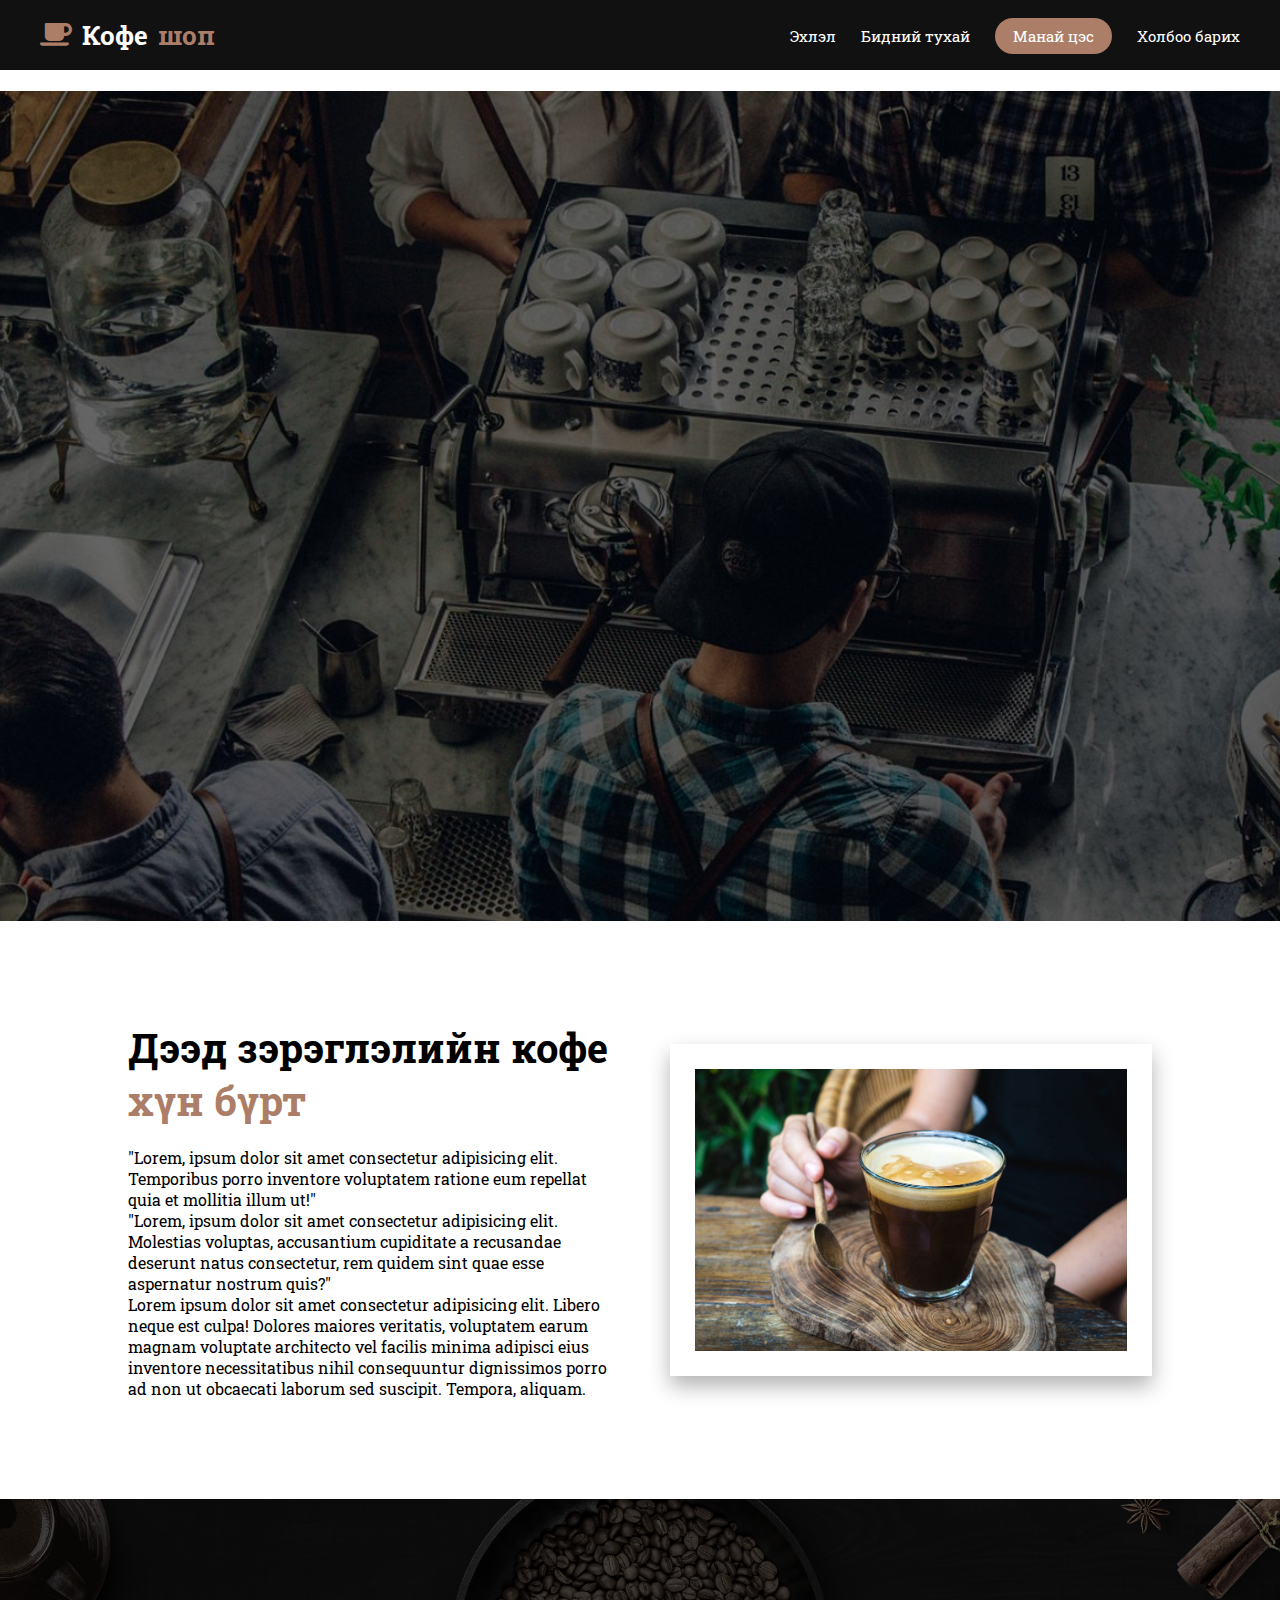
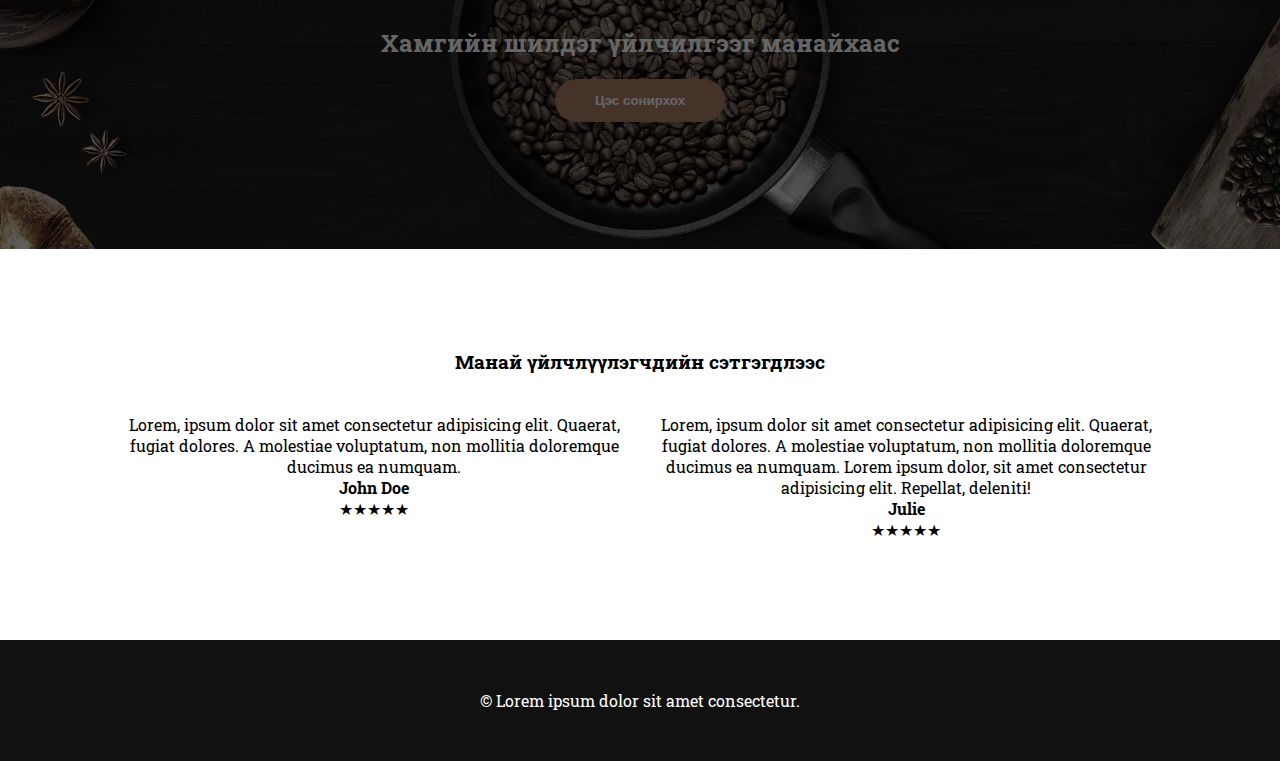
<file: index.html>
!DOCTYPE html>
<html lang="mn">
<head>
    <meta charset="UTF-8">
    <meta name="viewport" content="width=device-width, initial-scale=1.0">
    <title>Кофе Шоп - Семинар №3</title>
    <link href="https://fonts.googleapis.com/css2?family=Roboto+Slab:wght@300;400;700&display=swap" rel="stylesheet">
    <link rel="stylesheet" href="https://cdnjs.cloudflare.com/ajax/libs/font-awesome/6.0.0/css/all.min.css">
    <link rel="stylesheet" href="Sem3_2.css">
</head>
<body>
    <nav>
        <div class="logo">
            <i class="fas fa-coffee"></i> Кофе <span class="shop">шоп</span>
        </div>
        <ul>
            <li><a href="#">Эхлэл</a></li>
            <li><a href="#">Бидний тухай</a></li>
            <li><a href="#" class="btn-nav">Манай цэс</a></li>
            <li><a href="#">Холбоо барих</a></li>    
        </ul>
    </nav>
    <header class="hero"> 
        <div class="overlay"></div>
        <div class="hero-content">
            <p>Lorem ipsum dolor sit amet consectetur adipisicing elit. Ipsam, tenetur?</p>
            <h1>Кофены төгс ертөнц</h1>
        </div>
    </header>
    <section class="about">
        <div class="about-text">
            <h2>Дээд зэрэглэлийн кофе <span>хүн бүрт</span></h2>
            <p>"Lorem, ipsum dolor sit amet consectetur adipisicing elit. Temporibus porro inventore voluptatem ratione eum repellat quia et mollitia illum ut!"</p>
            <p>"Lorem, ipsum dolor sit amet consectetur adipisicing elit. Molestias voluptas, accusantium cupiditate a recusandae deserunt natus consectetur, rem quidem sint quae esse aspernatur nostrum quis?"</p>
            <p>Lorem ipsum dolor sit amet consectetur adipisicing elit. Libero neque est culpa! Dolores maiores veritatis, voluptatem earum magnam voluptate architecto vel facilis minima adipisci eius inventore necessitatibus nihil consequuntur dignissimos porro ad non ut obcaecati laborum sed suscipit. Tempora, aliquam.</p>
        </div>
        <div class="about-image">
    <img src="/home-image-1.jpg" alt="Coffee Cup">
</div>
    </section>
    <section class="banner">
        <div class="overlay"></div>
        <div class="banner-content">
            <h2>Хамгийн шилдэг үйлчилгээг манайхаас</h2>
            <button class="btn-main">Цэс сонирхох</button>
        </div>
    </section>
    <section class="testimonials">
        <h3>Манай үйлчлүүлэгчдийн сэтгэгдлээс</h3>
        <div class="testimonial-grid">
            <div class="testimonial-item">
                <p>Lorem, ipsum dolor sit amet consectetur adipisicing elit. Quaerat, fugiat dolores. A molestiae voluptatum, non mollitia doloremque ducimus ea numquam.</p>
                <h4>John Doe</h4>
                <div class="starsz">★★★★★</div>
            </div>
            <div class="testimonial-item">
                <p>Lorem, ipsum dolor sit amet consectetur adipisicing elit. Quaerat, fugiat dolores. A molestiae voluptatum, non mollitia doloremque ducimus ea numquam. Lorem ipsum dolor, sit amet consectetur adipisicing elit. Repellat, deleniti!</p>
                <h4>Julie</h4>
                <div class="stars">★★★★★</div>
            </div>
        </div>
    </section>
    <footer>
        <p>&copy; Lorem ipsum dolor sit amet consectetur.</p>
    </footer>
</body>
</html>
</file>
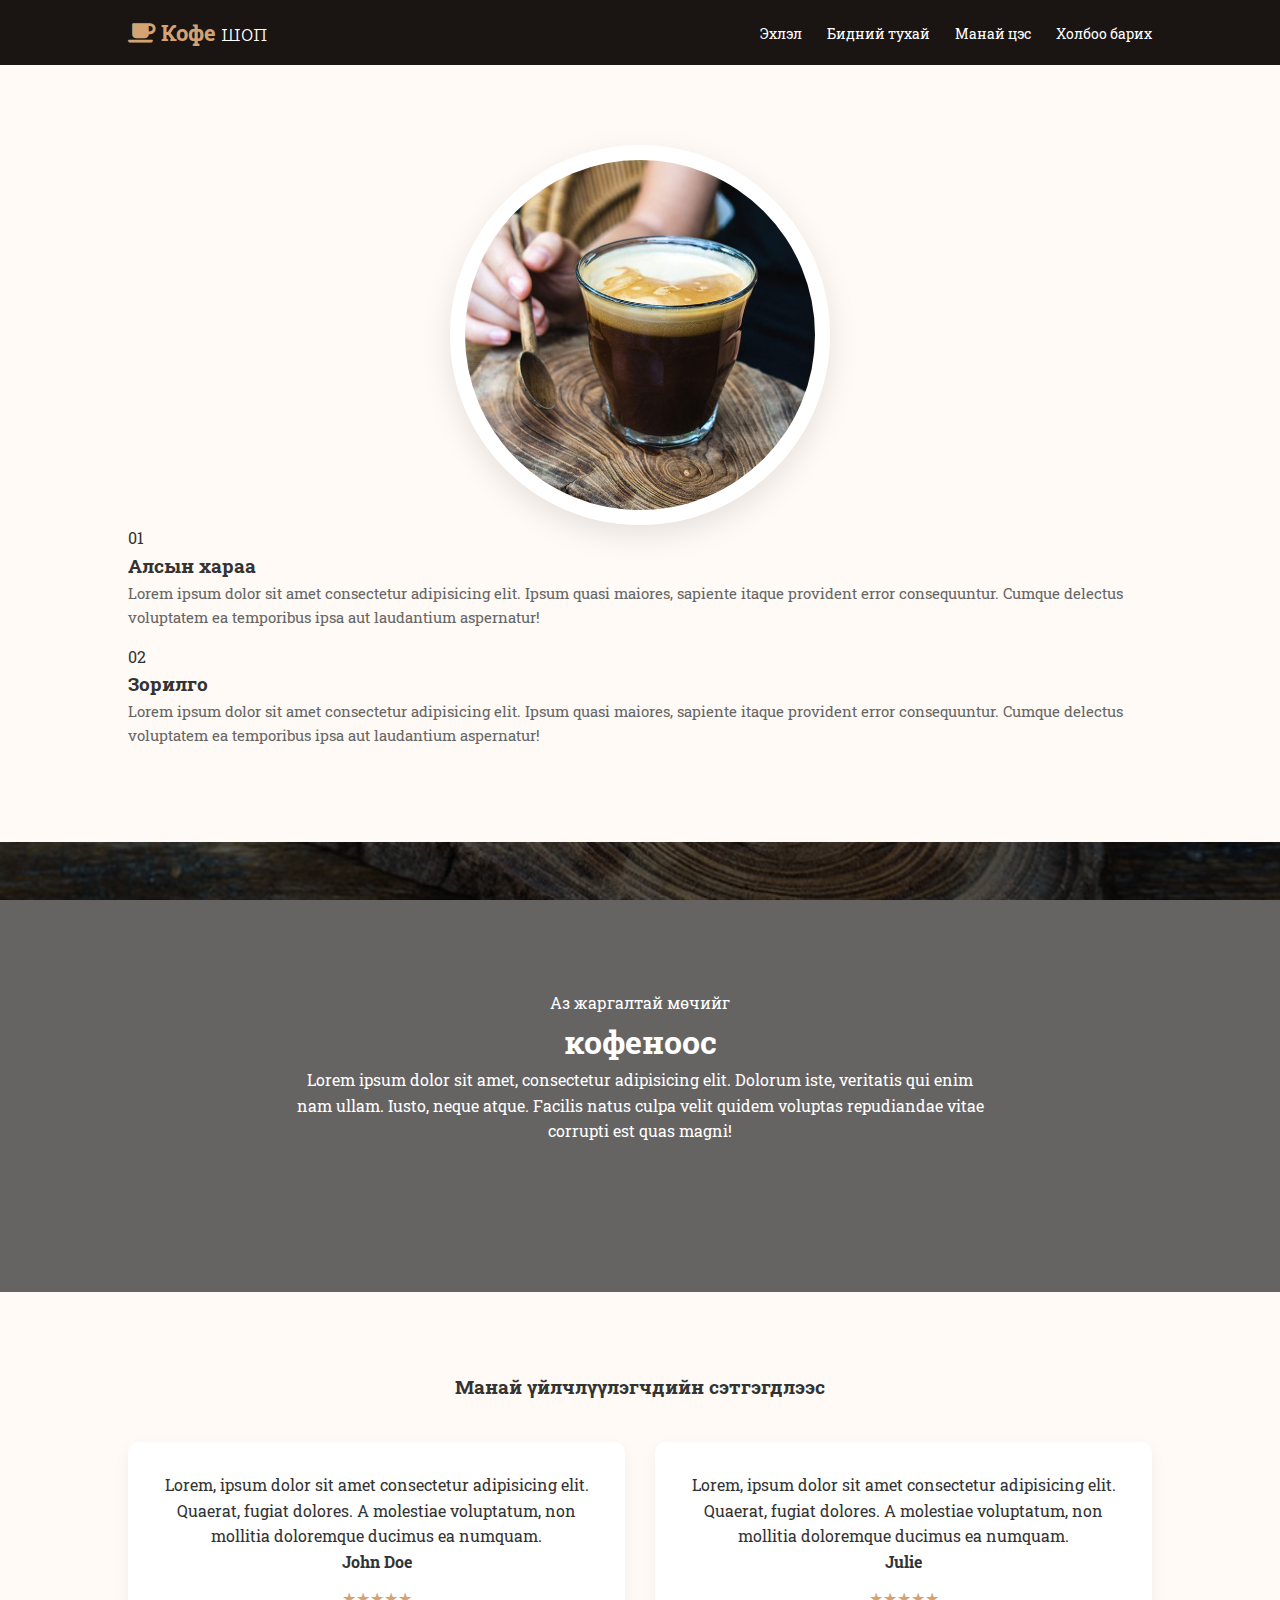
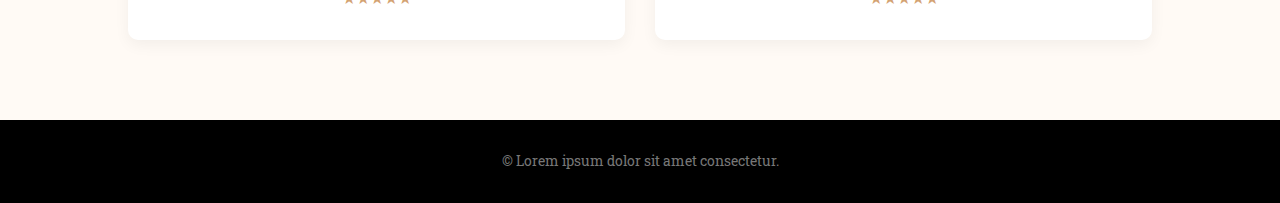
<file: 1.html>
<!DOCTYPE html>
<html lang="mn">
<head>
    <meta charset="UTF-8">
    <meta name="viewport" content="width=device-width, initial-scale=1.0">
    <title>Кофе Шоп - Семинар №3</title>
    <link href="https://fonts.googleapis.com/css2?family=Roboto+Slab:wght@300;400;700&display=swap" rel="stylesheet">
    <link rel="stylesheet" href="https://cdnjs.cloudflare.com/ajax/libs/font-awesome/6.0.0/css/all.min.css">
    <link rel="stylesheet" href="1.css">
</head>
<body>

    <nav>
        <div class="logo">
            <i class="fas fa-coffee"></i> Кофе <span class="shop">шоп</span>
        </div>
        <ul>
            <li><a href="#">Эхлэл</a></li>
            <li><a href="#">Бидний тухай</a></li>
            <li><a href="#" class="btn-nav">Манай цэс</a></li>
            <li><a href="#">Холбоо барих</a></li>    
        </ul>
    </nav>

    <section class="about">
        <div class="container about-grid">
            <div class="about-image">
                <img src="home-image-1.jpg" alt="Coffee Cup">
            </div>

            <div class="about-text">
                <div class="text-item">
                    <span class="number">01</span>
                    <h3>Алсын хараа</h3>
                    <p>Lorem ipsum dolor sit amet consectetur adipisicing elit. Ipsum quasi maiores, sapiente itaque provident error consequuntur. Cumque delectus voluptatem ea temporibus ipsa aut laudantium aspernatur!</p>
                </div>

                <div class="text-item">
                    <span class="number">02</span>
                    <h3>Зорилго</h3>
                    <p>Lorem ipsum dolor sit amet consectetur adipisicing elit. Ipsum quasi maiores, sapiente itaque provident error consequuntur. Cumque delectus voluptatem ea temporibus ipsa aut laudantium aspernatur!</p>
                </div>
            </div>
        </div>
    </section>

    <section class="banner">
        <div class="overlay"></div>
        <div class="banner-content">
            <p class="subtitle">Аз жаргалтай мөчийг</p>
            <h1>кофеноос</h1>
            <p class="description">Lorem ipsum dolor sit amet, consectetur adipisicing elit. Dolorum iste, veritatis qui enim nam ullam. Iusto, neque atque. Facilis natus culpa velit quidem voluptas repudiandae vitae corrupti est quas magni!</p>
        </div>
    </section>

    <section class="testimonials">
        <h3>Манай үйлчлүүлэгчдийн сэтгэгдлээс</h3>
        <div class="testimonial-grid">
            <div class="testimonial-item">
                <p>Lorem, ipsum dolor sit amet consectetur adipisicing elit. Quaerat, fugiat dolores. A molestiae voluptatum, non mollitia doloremque ducimus ea numquam.</p>
                <h4>John Doe</h4>
                <div class="starsz">★★★★★</div>
            </div>
            <div class="testimonial-item">
                <p>Lorem, ipsum dolor sit amet consectetur adipisicing elit. Quaerat, fugiat dolores. A molestiae voluptatum, non mollitia doloremque ducimus ea numquam.</p>
                <h4>Julie</h4>
                <div class="stars">★★★★★</div>
            </div>
        </div>
    </section>

    <footer>
        <p>&copy; Lorem ipsum dolor sit amet consectetur.</p>
    </footer>

</body>
</html>
</file>
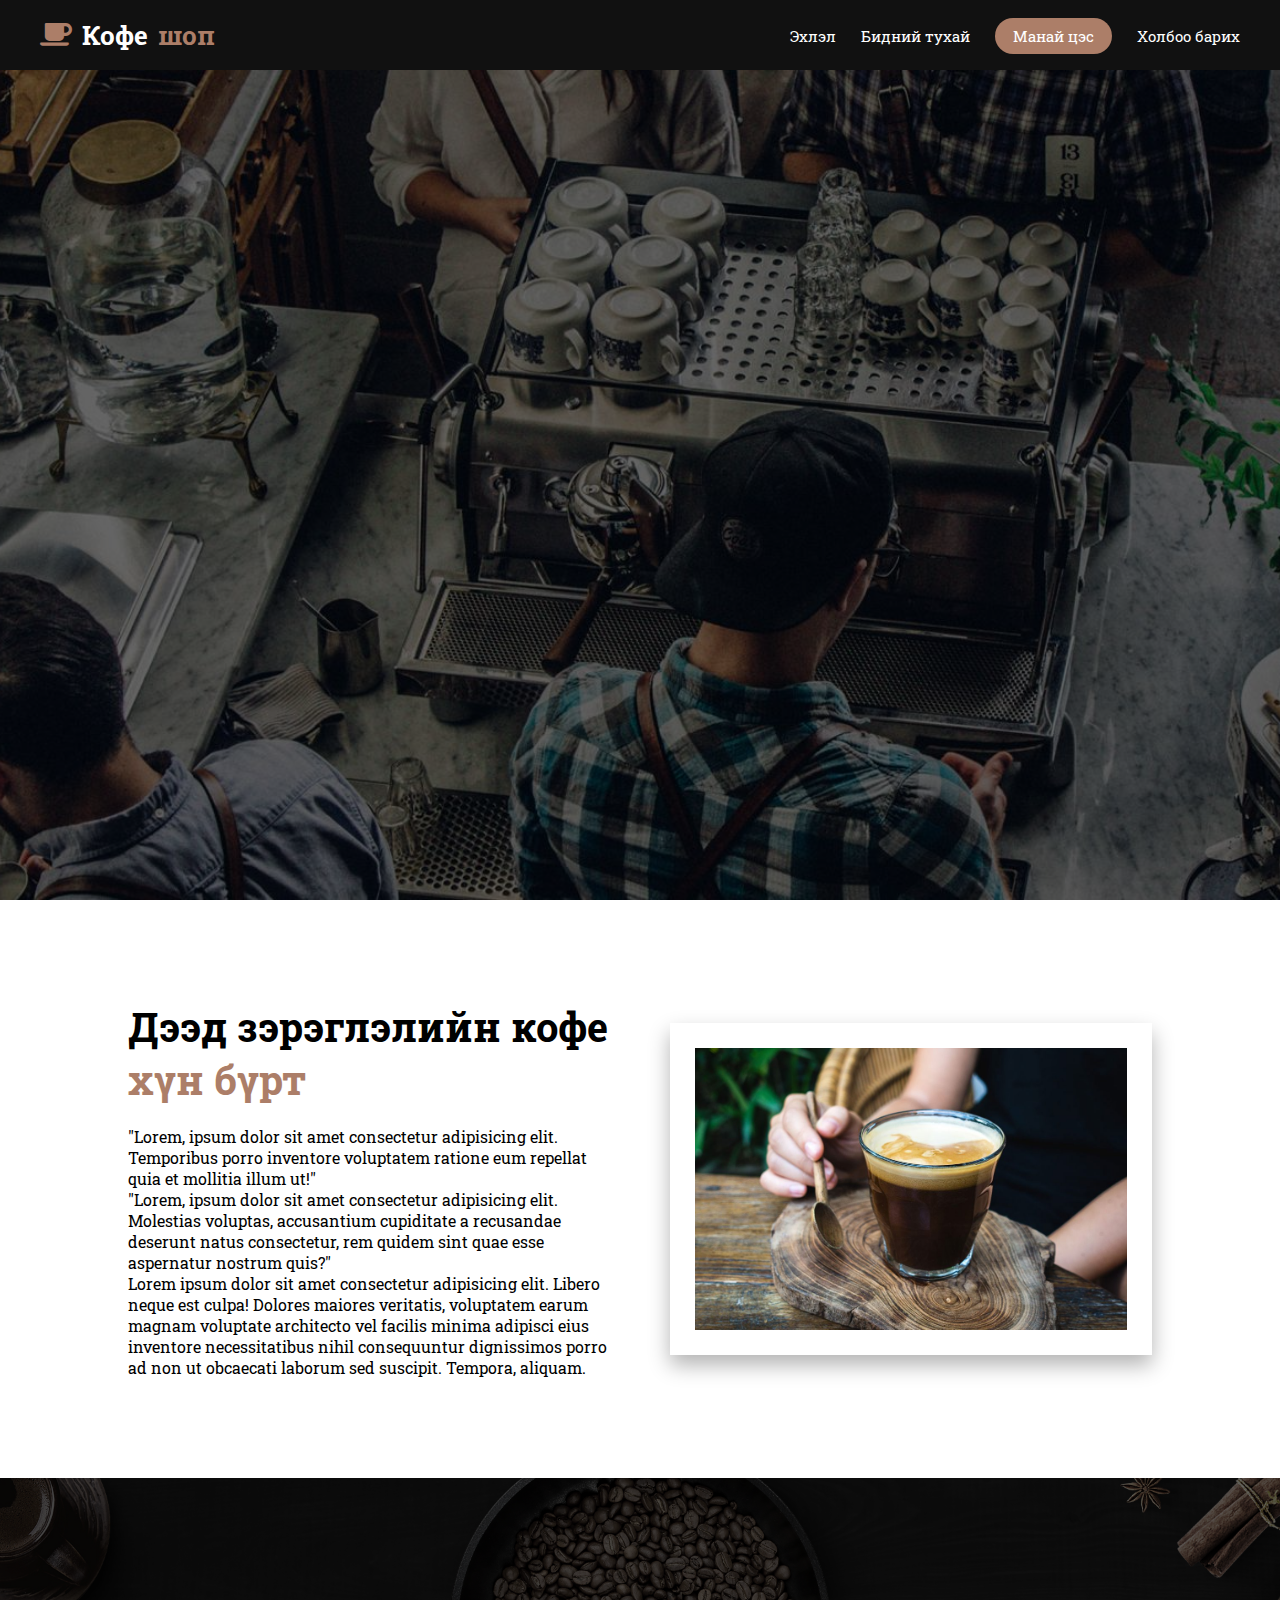
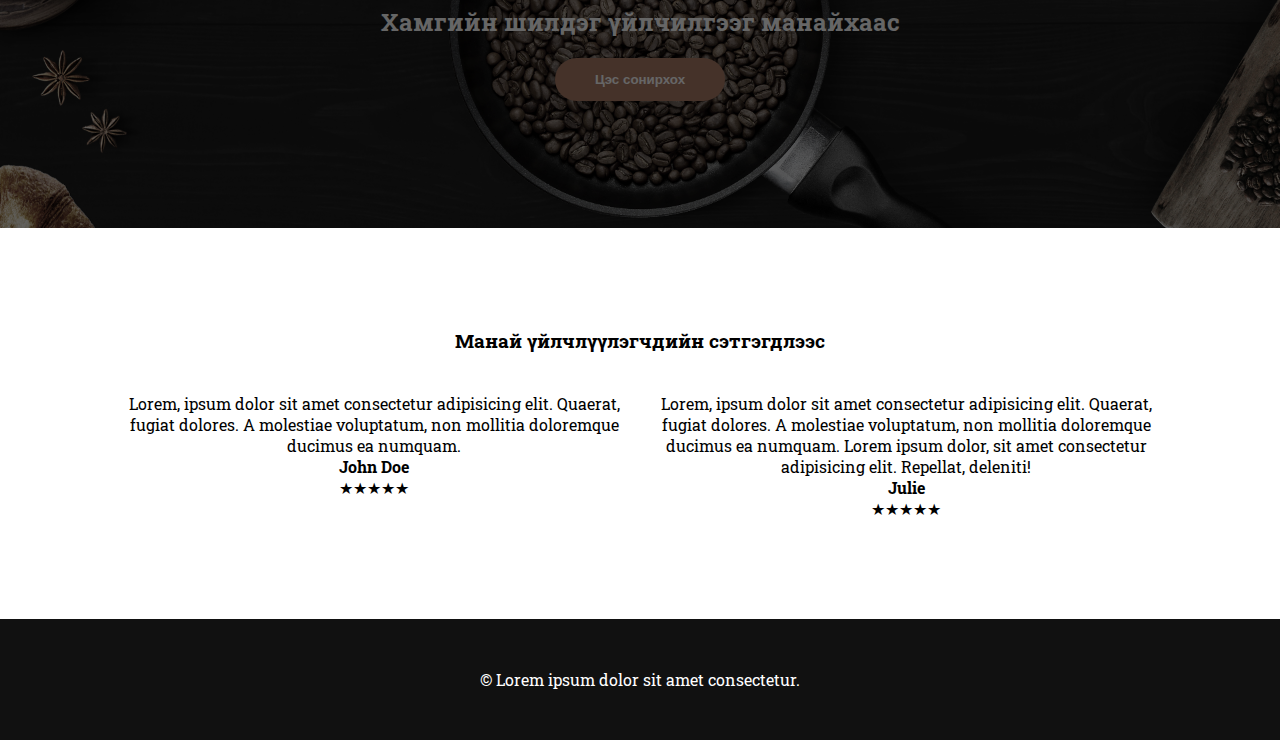
<file: Sem3_2.html>
<!DOCTYPE html>
<html lang="mn">
<head>
    <meta charset="UTF-8">
    <meta name="viewport" content="width=device-width, initial-scale=1.0">
    <title>Кофе Шоп - Семинар №3</title>
    <link href="https://fonts.googleapis.com/css2?family=Roboto+Slab:wght@300;400;700&display=swap" rel="stylesheet">
    <link rel="stylesheet" href="https://cdnjs.cloudflare.com/ajax/libs/font-awesome/6.0.0/css/all.min.css">
    <link rel="stylesheet" href="Sem3_2.css">
</head>
<body>
    <nav>
        <div class="logo">
            <i class="fas fa-coffee"></i> Кофе <span class="shop">шоп</span>
        </div>
        <ul>
            <li><a href="#">Эхлэл</a></li>
            <li><a href="#">Бидний тухай</a></li>
            <li><a href="#" class="btn-nav">Манай цэс</a></li>
            <li><a href="#">Холбоо барих</a></li>    
        </ul>
    </nav>
    <header class="hero"> 
        <div class="overlay"></div>
        <div class="hero-content">
            <p>Lorem ipsum dolor sit amet consectetur adipisicing elit. Ipsam, tenetur?</p>
            <h1>Кофены төгс ертөнц</h1>
        </div>
    </header>
    <section class="about">
        <div class="about-text">
            <h2>Дээд зэрэглэлийн кофе <span>хүн бүрт</span></h2>
            <p>"Lorem, ipsum dolor sit amet consectetur adipisicing elit. Temporibus porro inventore voluptatem ratione eum repellat quia et mollitia illum ut!"</p>
            <p>"Lorem, ipsum dolor sit amet consectetur adipisicing elit. Molestias voluptas, accusantium cupiditate a recusandae deserunt natus consectetur, rem quidem sint quae esse aspernatur nostrum quis?"</p>
            <p>Lorem ipsum dolor sit amet consectetur adipisicing elit. Libero neque est culpa! Dolores maiores veritatis, voluptatem earum magnam voluptate architecto vel facilis minima adipisci eius inventore necessitatibus nihil consequuntur dignissimos porro ad non ut obcaecati laborum sed suscipit. Tempora, aliquam.</p>
        </div>
        <div class="about-image">
    <img src="/home-image-1.jpg" alt="Coffee Cup">
</div>
    </section>
    <section class="banner">
        <div class="overlay"></div>
        <div class="banner-content">
            <h2>Хамгийн шилдэг үйлчилгээг манайхаас</h2>
            <button class="btn-main">Цэс сонирхох</button>
        </div>
    </section>
    <section class="testimonials">
        <h3>Манай үйлчлүүлэгчдийн сэтгэгдлээс</h3>
        <div class="testimonial-grid">
            <div class="testimonial-item">
                <p>Lorem, ipsum dolor sit amet consectetur adipisicing elit. Quaerat, fugiat dolores. A molestiae voluptatum, non mollitia doloremque ducimus ea numquam.</p>
                <h4>John Doe</h4>
                <div class="starsz">★★★★★</div>
            </div>
            <div class="testimonial-item">
                <p>Lorem, ipsum dolor sit amet consectetur adipisicing elit. Quaerat, fugiat dolores. A molestiae voluptatum, non mollitia doloremque ducimus ea numquam. Lorem ipsum dolor, sit amet consectetur adipisicing elit. Repellat, deleniti!</p>
                <h4>Julie</h4>
                <div class="stars">★★★★★</div>
            </div>
        </div>
    </section>
    <footer>
        <p>&copy; Lorem ipsum dolor sit amet consectetur.</p>
    </footer>
</body>
</html>
</file>
<file: Sem3_2.css>
* {
    margin: 0;
    padding: 0;
    box-sizing: border-box;
}

html, body {
    font-family: 'Roboto Slab', serif;
    overflow-x: hidden; 
}
nav {
    position: fixed;
    top: 0;
    left: 0;
    width: 100%;
    height: 70px;
    background: #111;
    display: flex;
    justify-content: space-between;
    align-items: center;
    padding: 0 40px;
    z-index: 1000;
}
.logo {
    display: flex;
    align-items: center;
    gap: 10px;
    font-size: 1.6rem;
    font-weight: bold;
    color: white;
    text-decoration: none;
    transition: 0.3s;
}
.logo .shop { color: #ac7e68; }
.logo i.fas.fa-coffee { color: #ac7e68; transition: 0.3s; }
.logo:hover .shop { color: #ac7e68; }
.logo:hover i.fas.fa-coffee { color: #ac7e68; }

nav ul {
    display: flex;
    list-style: none;
    align-items: center;
}
nav ul li a {
    color: white;
    text-decoration: none;
    margin-left: 25px;
    font-size: 0.95rem;
    transition: 0.03s;
    position: relative;
}
nav ul li a::after {
    content: "";
    position: absolute;
    width: 0%;
    height: 2px;
    background: #ac7e68;
    left: 0;
    bottom: -5px;
    transition: 0.3s;
}
nav ul li a:hover::after { width: 100%; }
nav ul li a:hover { color: #ac7e68; }

.btn-nav {
    background-color: #ac7e68;
    padding: 8px 18px;
    border-radius: 30px;
    color: white !important;
}
.btn-nav:hover { background-color: #8e6654; }
.hero {
    margin-top: 70px;
    height: calc(100vh - 70px);
    background: url('/home1.jpg') no-repeat center center/cover;
    position: relative;
    display: flex;
    justify-content: center;
    align-items: center;
    text-align: center;
    color: white;
}                  

.overlay {
    position: absolute;
    width: 100%;
    height: 100%;
    background: rgba(0,0,0,0.6);
}

.hero-content {
    position: relative;
    z-index: 1;
    animation: fadeUp 1.2s ease forwards;
    opacity: 0;
    transform: translateY(40px);
}

.hero h1 {
    font-size: 4rem;
    letter-spacing: 2px;
    margin-bottom: 10px;
}

@keyframes fadeUp {
    to {
        opacity: 1;
        transform: translateY(0);
    }
}
.about {
    display: flex;
    padding: 100px 10%;
    gap: 60px;
    align-items: center;
}

.about-text { flex: 1; }
.about-text h2 { font-size: 2.5rem; margin-bottom: 20px; }
.about-text h2 span { color: #ac7e68; }
.about-image {
    flex: 1;
    display: flex;
    justify-content: center; 
    align-items: center;     
}

.about-image img {
    width: 100%;
    max-width: 500px;
    display: block;
    border-radius: 0;
    padding: 25px;             
    background-color: #ffffff;    

    box-shadow: 0 10px 20px rgba(0,0,0,0.3);
}
.banner {
    height: 350px;
    background: url('/home2.jpg') no-repeat center center/cover;
    position: relative;
    display: flex;
    justify-content: center;
    align-items: center;
    text-align: center;
    color: white;
}
.btn-main {
    background-color: #ac7e68;
    color: white;
    border: none;
    padding: 14px 40px;
    margin-top: 20px;
    border-radius: 50px;
    cursor: pointer;
    font-weight: bold;
    transition: 0.3s;
}

.btn-main:hover { background-color: #8e6654; }
.testimonials {
    padding: 100px 10%;
    text-align: center;
}
.testimonial-grid {
    display: grid;
    grid-template-columns: 1fr 1fr;
    gap: 40px;
    margin-top: 40px;
}
footer {
    background: #111;
    color: white;
    text-align: center;
    padding: 50px;
}
</file>
<file: 1.css>
/* Ерөнхий тохиргоо */
* {
    margin: 0;
    padding: 0;
    box-sizing: border-box;
}

body {
    font-family: 'Roboto Slab', serif;
    background-color: #fffaf5; /* Цайвар шаргал дэвсгэр */
    color: #333;
    line-height: 1.6;
}

/* Навигацийн хэсэг */
nav {
    background-color: #1a1512;
    color: #fff;
    display: flex;
    justify-content: space-between;
    align-items: center;
    padding: 15px 10%;
    position: sticky;
    top: 0;
    z-index: 1000;
}

.logo {
    font-size: 22px;
    font-weight: 700;
    color: #d4a373; /* Алтлаг бор өнгө */
}

.logo .shop {
    color: #fff;
    font-weight: 300;
}

nav ul {
    display: flex;
    list-style: none;
    gap: 25px;
}

nav ul li a {
    color: #fff;
    text-decoration: none;
    font-size: 14px;
    transition: 0.3s;
}

nav ul li a:hover {
    color: #d4a373;
}

/* About Section - Дугуй зурагтай хэсэг */
.about {
    display: flex;
    align-items: center;
    justify-content: center;
    padding: 80px 10%;
    gap: 50px;
    background-color: #fffaf5;
}

.about-image {
    flex: 1;
    display: flex;
    justify-content: center;
}

.about-image img {
    width: 380px;
    height: 380px;
    border-radius: 50%; /* Зургийг дугуй болгоно */
    object-fit: cover;
    border: 15px solid #fff;
    box-shadow: 0 10px 30px rgba(0,0,0,0.1);
}

.about-text {
    flex: 1;
}

.about-text h2 {
    font-size: 32px;
    margin-bottom: 20px;
}

.about-text h2 span {
    color: #d4a373;
}

.about-text p {
    margin-bottom: 15px;
    color: #666;
    font-size: 15px;
}

/* Banner Section - Баристатай хэсэг */
.banner {
    position: relative;
    height: 450px;
    background-image: url('/home-image-1.jpg'); /* Энд арын фоноо солино */
    background-size: cover;
    background-position: center;
    background-attachment: fixed; /* Гүйлгэхэд хөдөлгөөнгүй харагдуулна */
    display: flex;
    align-items: center;
    justify-content: center;
    text-align: center;
    color: #fff;
}

.banner .overlay {
    position: absolute;
    top: 0;
    left: 0;
    width: 100%;
    height: 100%;
    background: rgba(0, 0, 0, 0.6); /* Зургийг бүрхэх бараан өнгө */
}

.banner-content {
    position: relative;
    z-index: 2;
    max-width: 700px;
}

.banner-content h2 {
    font-size: 40px;
    margin-bottom: 20px;
    letter-spacing: 1px;
}

.btn-main {
    background-color: #d4a373;
    color: white;
    border: none;
    padding: 12px 30px;
    font-size: 16px;
    cursor: pointer;
    border-radius: 5px;
    transition: 0.3s;
}

.btn-main:hover {
    background-color: #bc8a5f;
}

/* Testimonials - Сэтгэгдэл */
.testimonials {
    padding: 80px 10%;
    text-align: center;
}

.testimonial-grid {
    display: grid;
    grid-template-columns: 1fr 1fr;
    gap: 30px;
    margin-top: 40px;
}

.testimonial-item {
    background: white;
    padding: 30px;
    border-radius: 10px;
    box-shadow: 0 5px 15px rgba(0,0,0,0.05);
}

.stars, .starsz {
    color: #d4a373;
    margin-top: 10px;
}

/* Footer */
footer {
    background-color: #000;
    color: #777;
    text-align: center;
    padding: 30px 0;
    font-size: 14px;
}
</file>
